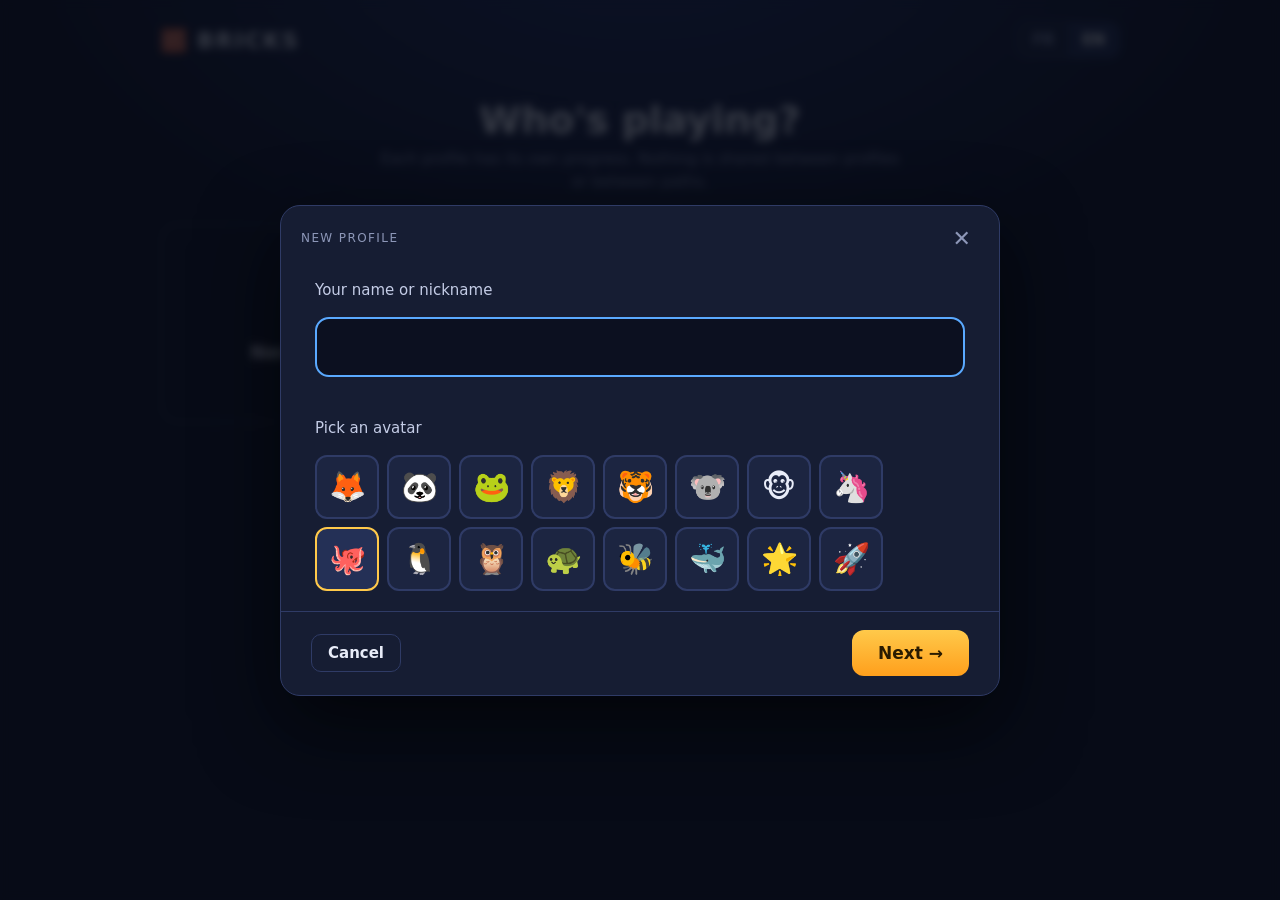
<file: 3f17c0c2b4af36656e6ebf29/index.html>
<!DOCTYPE html>
<html lang="fr">
<head>
  <meta charset="UTF-8">
  <meta name="viewport" content="width=device-width, initial-scale=1.0, viewport-fit=cover">
  <meta name="theme-color" content="#0f1424">
  <meta name="mobile-web-app-capable" content="yes">
  <meta name="apple-mobile-web-app-capable" content="yes">
  <meta name="apple-mobile-web-app-status-bar-style" content="black-translucent">
  <meta name="robots" content="noindex, nofollow">
  <title>BRICKS</title>
  <link rel="manifest" href="manifest.json">
  <link rel="icon" href="icon.svg" type="image/svg+xml">
  <link rel="apple-touch-icon" href="icon-192.png">
  <link rel="stylesheet" href="css/style.css?v=20261114181124">
</head>
<body>
  <!-- Barre du haut (générée selon la langue du parcours) -->
  <header id="topbar"></header>

  <main>
    <section id="tree-wrap">
      <div class="band-title" id="band-grammar"></div>
      <div id="skills-band"></div>
      <div class="band-title" id="band-vocab"></div>
      <div id="tree">
        <svg id="links"></svg>
        <div id="nodes"></div>
      </div>
    </section>

    <!-- Panneau de détail : colonne sur ordinateur, feuille glissante sur mobile -->
    <aside id="panel">
      <div class="sheet-head"><span class="sheet-grip"></span><button id="sheet-close" class="m-close">✕</button></div>
      <div id="panel-body"></div>
    </aside>
  </main>
  <div id="sheet-bg" class="hidden"></div>

  <!-- Écran de choix du profil -->
  <div id="screen" class="hidden"></div>

  <!-- Fenêtre d'exercice / leçon -->
  <div id="overlay" class="hidden">
    <div id="modal"></div>
  </div>

  <div id="toasts"></div>

  <script src="js/i18n.js?v=20261114181124"></script>
  <script src="js/data-en.js?v=20261114181124"></script>
  <script src="js/data-en2.js?v=20261114181124"></script>
  <script src="js/data-fr.js?v=20261114181124"></script>
  <script src="js/data-fr2.js?v=20261114181124"></script>
  <script src="js/testmode.js?v=20261114181124"></script>
  <script src="js/online.js?v=20261114181124"></script>
  <script src="js/changelog.js?v=20261114181124"></script>
  <script src="js/install.js?v=20261114181124"></script>
  <script src="js/boss.js?v=20261114181124"></script>
  <script src="js/game.js?v=20261114181124"></script>
  <script>
    if ('serviceWorker' in navigator && location.protocol.startsWith('http')) {
      navigator.serviceWorker.register('sw.js').catch(err => console.warn('Service worker :', err));
    }
  </script>
</body>
</html>
</file>
<file: 3f17c0c2b4af36656e6ebf29/css/style.css>
:root {
  --bg: #0f1424;
  --bg2: #161d33;
  --card: #1c2541;
  --card2: #243056;
  --line: #2f3b66;
  --text: #e8ecf8;
  --muted: #8d97b8;
  --gold: #ffc94a;
  --gold2: #ff9f1c;
  --good: #3ddc84;
  --warn: #ffd23f;
  --bad: #ff5d73;
  --orange: #ff9f43;
  --blue: #5aa9ff;
  --violet: #a88bff;
  --radius: 14px;
  --top-h: 70px;
}

* { box-sizing: border-box; -webkit-tap-highlight-color: transparent; }
html, body { margin: 0; height: 100%; }
body {
  background: radial-gradient(1200px 600px at 30% -10%, #1f2a52 0%, var(--bg) 60%) fixed;
  color: var(--text);
  font-family: "Segoe UI", system-ui, -apple-system, Roboto, sans-serif;
  font-size: 15px;
  overflow: hidden;
  user-select: none;
}
button { font: inherit; color: inherit; cursor: pointer; }
input { user-select: text; }
.hidden { display: none !important; }
b { color: #fff; }
i { color: #c9d3f5; }
.center { text-align: center; }
.grow { flex: 1; margin: 0 !important; }

/* ---------------- Barre du haut ---------------- */
#topbar {
  display: flex; align-items: center; gap: 14px;
  padding: 10px 20px; height: var(--top-h);
  background: rgba(15, 20, 36, .9);
  border-bottom: 1px solid var(--line);
  backdrop-filter: blur(6px);
  position: relative; z-index: 6;
}
.logo { font-weight: 800; font-size: 22px; letter-spacing: 2px; display: flex; align-items: baseline; gap: 8px; white-space: nowrap; }
.logo small { font-size: 11px; color: var(--muted); letter-spacing: 0; font-weight: 400; }
.stats { display: flex; gap: 12px; }
.stat { background: var(--card); border: 1px solid var(--line); border-radius: 12px; padding: 5px 14px; min-width: 90px; }
.stat-main { font-weight: 700; font-size: 18px; display: flex; align-items: center; gap: 6px; white-space: nowrap; overflow: hidden; text-overflow: ellipsis; }
.stat-sub { font-size: 11px; color: var(--muted); }
.savoir .stat-main { color: var(--gold); font-variant-numeric: tabular-nums; }
.savoir { min-width: 120px; }
.rank { min-width: 170px; }
.rank .stat-main { font-size: 14px; }
.xpbar { height: 5px; background: #0c1020; border-radius: 3px; margin: 3px 0 1px; overflow: hidden; }
#xp-fill { height: 100%; width: 0; background: linear-gradient(90deg, var(--violet), var(--blue)); transition: width .4s; }
.spacer { flex: 1; }

.btn {
  border: 1px solid var(--line); background: var(--card2); border-radius: 10px;
  padding: 9px 16px; font-weight: 600; transition: transform .1s, filter .15s, background .15s; white-space: nowrap;
}
.btn:hover:not(:disabled) { filter: brightness(1.15); }
.btn:active:not(:disabled) { transform: translateY(1px); }
.btn:disabled { opacity: .45; cursor: not-allowed; }
.btn-icon { padding: 8px 11px; font-size: 18px; }
.btn-gold { background: linear-gradient(180deg, var(--gold), var(--gold2)); color: #2a1b00; border: none; }
.btn-good { background: linear-gradient(180deg, #4ff0a0, #22b866); color: #032612; border: none; }
.btn-bad { background: linear-gradient(180deg, #ff7a8c, #e2384f); color: #fff; border: none; }
.btn-ghost { background: transparent; }
.btn-big { padding: 13px 26px; font-size: 17px; border-radius: 12px; }
.badge { background: var(--bad); color: #fff; border-radius: 10px; padding: 1px 7px; font-size: 12px; margin-left: 6px; }
.profile-chip { display: flex; align-items: center; gap: 8px; padding: 6px 12px; }
.pc-ava { font-size: 20px; }
.pc-name { max-width: 120px; overflow: hidden; text-overflow: ellipsis; }
.pc-flag { font-size: 16px; }

.menu {
  position: absolute; right: 20px; top: calc(var(--top-h) - 6px); background: var(--card); border: 1px solid var(--line);
  border-radius: 12px; padding: 6px; display: flex; flex-direction: column; min-width: 300px; max-width: calc(100vw - 24px);
  box-shadow: 0 12px 40px rgba(0,0,0,.5); z-index: 7;
}
.menu-head { display: flex; align-items: center; gap: 8px; padding: 8px 12px 10px; border-bottom: 1px solid var(--line); margin-bottom: 4px; }
.menu button { background: none; border: none; text-align: left; padding: 11px 12px; border-radius: 8px; }
.menu button small { color: var(--muted); }
.menu button:hover { background: var(--card2); }
.menu .danger { color: var(--bad); }

/* ---------------- Mise en page ---------------- */
main { display: flex; height: calc(100% - var(--top-h)); }
#tree-wrap { flex: 1; overflow: auto; padding: 14px 26px 30px; }
#panel {
  width: 400px; flex-shrink: 0; overflow-y: auto;
  background: rgba(22, 29, 51, .95); border-left: 1px solid var(--line);
}
#panel-body { padding: 22px; }
.sheet-head { display: none; }
.band-title { font-weight: 700; text-transform: uppercase; letter-spacing: 1.5px; font-size: 12px; color: var(--muted); margin: 6px 0 10px; }
.band-title small { text-transform: none; letter-spacing: 0; font-weight: 400; }

/* ---------------- Compétences de grammaire ---------------- */
#skills-band { display: flex; align-items: center; gap: 10px; flex-wrap: wrap; margin-bottom: 18px; }
.skill {
  display: flex; align-items: center; gap: 9px; padding: 9px 14px; border-radius: 12px; flex-shrink: 0;
  background: var(--card); border: 2px solid var(--line); cursor: pointer; transition: transform .15s, border-color .2s;
}
.skill:hover { transform: translateY(-2px); }
.skill .s-ico { font-size: 22px; }
.skill .s-name { font-weight: 700; font-size: 13px; white-space: nowrap; }
.skill .s-sub { font-size: 11px; color: var(--muted); white-space: nowrap; }
.skill.owned { border-color: var(--violet); background: linear-gradient(180deg, #2c2f63, #232a52); }
.skill.available { border-color: var(--gold); animation: pulse 1.8s infinite; }
.skill.locked { opacity: .5; }
.skill.future { opacity: .35; cursor: default; border-style: dashed; }
.skill.future:hover { transform: none; }
.skill.selected { outline: 2px solid #fff; outline-offset: 2px; }
.arrow { color: var(--muted); font-size: 18px; flex-shrink: 0; }
.flag { display: inline-block; width: 1.45em; height: auto; aspect-ratio: 3 / 2; border-radius: 3px; vertical-align: -0.2em; box-shadow: 0 0 0 1px rgba(255,255,255,.18); flex-shrink: 0; }
.path-flag .flag, .pp-flag .flag { border-radius: 5px; }

/* ---------------- Arbre ---------------- */
#tree { position: relative; height: 900px; min-width: 760px; }
#links { position: absolute; inset: 0; width: 100%; height: 100%; overflow: visible; }
#links line { stroke: var(--line); stroke-width: 3; vector-effect: non-scaling-stroke; stroke-dasharray: 6 6; }
#links line.on { stroke: #5b6cb0; stroke-dasharray: none; }
#links line.avail { stroke: var(--gold); stroke-opacity: .6; }
.tier, .tier-row { display: contents; }
.tier-label { display: none; }

.node {
  position: absolute; transform: translate(-50%, -43px);
  display: flex; flex-direction: column; align-items: center; width: 120px; cursor: pointer;
}
.ring {
  width: 86px; height: 86px; border-radius: 50%; padding: 6px; position: relative;
  background: conic-gradient(var(--ring-color, #3a4677) calc(var(--p, 0) * 1%), #2a3358 0);
  transition: transform .15s;
  box-shadow: 0 6px 18px rgba(0,0,0,.35);
}
.node:hover .ring { transform: scale(1.07); }
.ring-in {
  width: 100%; height: 100%; border-radius: 50%; background: var(--card);
  display: flex; align-items: center; justify-content: center; font-size: 34px;
}
.node .n-name { margin-top: 6px; font-weight: 700; font-size: 13px; text-align: center; line-height: 1.1; }
.node .n-sub { font-size: 11px; color: var(--muted); margin-top: 2px; text-align: center; }
.pips { display: flex; gap: 4px; margin-top: 4px; }
.pip { width: 9px; height: 9px; border-radius: 50%; background: #2a3358; border: 1px solid #3a4677; }
.node.locked .ring { filter: grayscale(1) brightness(.55); }
.node.locked .n-name { color: var(--muted); }
.node.available .ring { animation: pulseRing 1.8s infinite; }
.node.selected .ring { outline: 3px solid #fff; outline-offset: 3px; }
.crack {
  position: absolute; top: -2px; right: -4px; background: var(--bad); color: #fff; font-size: 11px; font-weight: 800;
  border-radius: 10px; padding: 2px 6px; box-shadow: 0 0 0 2px var(--bg);
  animation: wobble 2.4s infinite;
}
.newbadge {
  position: absolute; top: -4px; right: -8px; background: var(--gold); color: #2a1b00; font-size: 10px; font-weight: 800;
  border-radius: 10px; padding: 2px 6px;
}
.newbadge.static { position: static; }

@keyframes pulse { 0%,100% { box-shadow: 0 0 0 0 rgba(255,201,74,.5);} 50% { box-shadow: 0 0 0 8px rgba(255,201,74,0);} }
@keyframes pulseRing { 0%,100% { box-shadow: 0 0 0 0 rgba(255,201,74,.55);} 50% { box-shadow: 0 0 0 12px rgba(255,201,74,0);} }
@keyframes wobble { 0%,90%,100% { transform: rotate(0);} 93% { transform: rotate(-12deg);} 97% { transform: rotate(12deg);} }

/* ---------------- Panneau ---------------- */
.p-head { display: flex; gap: 14px; align-items: center; margin-bottom: 14px; }
.p-ico { font-size: 44px; width: 66px; height: 66px; border-radius: 16px; background: var(--card); display: flex; align-items: center; justify-content: center; border: 1px solid var(--line); flex-shrink: 0; }
.p-title { font-size: 21px; font-weight: 800; }
.p-sub { color: var(--muted); font-size: 13px; }
.p-text { color: #c4cce6; line-height: 1.5; font-size: 14px; }
.p-section { margin-top: 20px; }
.p-section h4 { margin: 0 0 10px; font-size: 12px; letter-spacing: 1.4px; text-transform: uppercase; color: var(--muted); }
.req { font-size: 13px; padding: 4px 0; }
.req.ok { color: var(--good); }
.req.ko { color: var(--bad); }
.solid {
  background: var(--card); border: 1px solid var(--line); border-radius: var(--radius); padding: 12px 14px;
  display: flex; align-items: center; gap: 12px;
}
.solid .big { font-size: 26px; font-weight: 800; }
.full { width: 100%; margin-top: 10px; }

.attr { background: var(--card); border: 1px solid var(--line); border-radius: var(--radius); padding: 11px 13px; margin-bottom: 9px; }
.attr.off { border-style: dashed; }
.attr.off .attr-top, .attr.off .attr-desc { opacity: .7; }
.attr.off.locked { opacity: .6; }
.attr.off.can { border-color: rgba(255, 201, 74, .55); }
.attr.off.can .btn-gold:not(:disabled) { animation: pulse 1.8s infinite; }
.attr-top { display: flex; align-items: center; gap: 9px; }
.attr-ico { font-size: 20px; }
.attr-name { font-weight: 700; flex: 1; }
.stars { color: var(--gold); letter-spacing: 1px; font-size: 13px; white-space: nowrap; }
.stars .dim { color: #3a4677; }
.bar { height: 7px; background: #0c1020; border-radius: 4px; overflow: hidden; margin: 8px 0 5px; }
.bar > div { height: 100%; border-radius: 4px; transition: width .5s; }
.attr-info { display: flex; justify-content: space-between; gap: 8px; font-size: 11.5px; color: var(--muted); }
.attr .btn { padding: 7px 13px; font-size: 13px; }
.attr-desc { font-size: 12.5px; color: var(--muted); margin-top: 6px; }
.attr-actions { display: flex; justify-content: space-between; align-items: center; margin-top: 8px; gap: 8px; }
.lockwhy { font-size: 12px; color: var(--bad); }

.words { display: grid; grid-template-columns: 1fr 1fr; gap: 6px; }
.word { background: var(--card); border-radius: 9px; padding: 6px 9px; font-size: 13px; cursor: pointer; border: 1px solid transparent; }
.word:hover { border-color: var(--line); }
.word .tg { font-weight: 700; }
.word .nat { color: var(--muted); font-size: 12px; }
.gtag { display: inline-block; font-size: 10px; font-weight: 700; border-radius: 6px; padding: 1px 5px; vertical-align: middle; }
.gtag.m { background: rgba(90,169,255,.18); color: #8fc4ff; }
.gtag.f { background: rgba(255,122,170,.18); color: #ff9cc4; }

/* ---------------- Fenêtres / sessions ---------------- */
#overlay {
  position: fixed; inset: 0; background: rgba(6, 9, 20, .78); z-index: 20;
  display: flex; align-items: center; justify-content: center; backdrop-filter: blur(4px);
}
#modal {
  width: min(720px, 94vw); max-height: 92vh; overflow-y: auto; background: var(--bg2);
  border: 1px solid var(--line); border-radius: 20px; box-shadow: 0 30px 80px rgba(0,0,0,.6);
  animation: pop .25s ease-out;
}
@keyframes pop { from { transform: scale(.94); opacity: 0; } to { transform: scale(1); opacity: 1; } }
.m-head { display: flex; align-items: center; gap: 14px; padding: 16px 20px 0; }
.m-close { background: none; border: none; font-size: 22px; color: var(--muted); padding: 4px 8px; }
.m-close:hover { color: #fff; }
.progress { flex: 1; height: 12px; background: #0c1020; border-radius: 6px; overflow: hidden; }
.progress > div { height: 100%; background: linear-gradient(90deg, var(--good), #9cf5c3); transition: width .35s; border-radius: 6px; }
.combo { font-weight: 800; color: var(--orange); min-width: 64px; text-align: right; transition: transform .2s; }
.combo.bump { transform: scale(1.4); }
.m-body { padding: 26px 34px 20px; min-height: 330px; }
.m-tag { font-size: 12px; text-transform: uppercase; letter-spacing: 1.4px; color: var(--muted); margin-bottom: 6px; }
.m-instr { display: block; font-size: 15px; color: #c4cce6; margin-bottom: 18px; }
.m-prompt { font-size: 28px; font-weight: 800; margin-bottom: 26px; display: flex; align-items: center; gap: 12px; flex-wrap: wrap; }
.m-prompt.sentence { font-size: 22px; font-weight: 700; }
.sub-line { margin: -18px 0 20px; }
.speak { background: var(--card2); border: 1px solid var(--line); border-radius: 50%; width: 42px; height: 42px; font-size: 18px; flex-shrink: 0; }
.speak.huge { width: 110px; height: 110px; font-size: 46px; margin: 0 auto; display: block; }
.listen-wrap { margin: 6px 0 28px; }

.choices { display: grid; grid-template-columns: 1fr 1fr; gap: 12px; }
.choices.col { grid-template-columns: 1fr; }
.choice {
  background: var(--card); border: 2px solid var(--line); border-bottom-width: 4px; border-radius: 14px; padding: 14px 16px;
  font-size: 17px; font-weight: 600; text-align: left; display: flex; gap: 10px; align-items: center; transition: transform .1s, border-color .15s;
  min-height: 56px;
}
.choice:hover:not(:disabled) { border-color: var(--blue); }
.choice:active:not(:disabled) { transform: translateY(2px); }
.choice .k { font-size: 11px; color: var(--muted); border: 1px solid var(--line); border-radius: 5px; padding: 1px 6px; flex-shrink: 0; }
.choice.right { border-color: var(--good); background: #173d2c; }
.choice.wrong { border-color: var(--bad); background: #43202a; }

.answer-line {
  min-height: 62px; border-bottom: 2px solid var(--line); display: flex; flex-wrap: wrap; gap: 8px; padding: 8px 0; margin-bottom: 22px;
}
.bank { display: flex; flex-wrap: wrap; gap: 9px; justify-content: center; min-height: 52px; }
.tile {
  background: var(--card); border: 2px solid var(--line); border-bottom-width: 4px; border-radius: 11px; padding: 8px 14px;
  font-size: 18px; font-weight: 600; transition: transform .08s; min-height: 46px;
}
.tile:hover { border-color: var(--blue); }
.tile:active { transform: translateY(2px); }
.tile.ghost { visibility: hidden; }
.tile.fixed { background: transparent; border-style: dashed; color: var(--muted); cursor: default; }

.type-in {
  width: 100%; font-size: 24px; padding: 14px 18px; border-radius: 14px; border: 2px solid var(--line);
  background: #0c1020; color: #fff; outline: none; font-weight: 600; letter-spacing: .5px; font-family: inherit;
}
.type-in:focus { border-color: var(--blue); }
.hint { margin-top: 10px; color: var(--muted); font-size: 14px; letter-spacing: 3px; }
.art-hint { letter-spacing: 0; font-style: italic; border: 1px dashed var(--line); border-radius: 6px; padding: 0 6px; margin-right: 4px; }
.accents { display: flex; flex-wrap: wrap; gap: 6px; margin-top: 14px; }
.acc { background: var(--card); border: 1px solid var(--line); border-radius: 9px; min-width: 40px; height: 40px; font-size: 18px; font-weight: 600; }
.acc:active:not(:disabled) { background: var(--card2); }

.m-foot {
  padding: 16px 30px; border-top: 1px solid var(--line); display: flex; align-items: center; gap: 12px; min-height: 84px;
  border-radius: 0 0 20px 20px;
}
.m-foot.ok { background: #143526; border-top-color: #1f6b45; }
.m-foot.ko { background: #3c1a24; border-top-color: #7b2a3c; }
.m-foot.mid { background: #3a3315; border-top-color: #7a6a20; }
.fb { flex: 1; min-width: 0; }
.fb-title { font-weight: 800; font-size: 18px; }
.m-foot.ok .fb-title { color: var(--good); }
.m-foot.ko .fb-title { color: var(--bad); }
.m-foot.mid .fb-title { color: var(--warn); }
.fb-sol { font-size: 15px; margin-top: 3px; color: #e3e8f8; }
.fb-gain { color: var(--gold); font-weight: 700; margin-left: 6px; }

/* Cartes de découverte */
.card-word {
  text-align: center; padding: 26px; background: var(--card); border-radius: 18px; border: 1px solid var(--line);
  margin: 6px auto 12px; max-width: 440px;
}
.card-word .big-tg { font-size: 42px; font-weight: 800; display: flex; align-items: center; justify-content: center; gap: 12px; flex-wrap: wrap; }
.card-word .big-nat { font-size: 20px; color: var(--muted); margin-top: 8px; }
.card-word .gtag { font-size: 12px; padding: 2px 7px; }
.dots { display: flex; justify-content: center; gap: 6px; margin-top: 16px; flex-wrap: wrap; }
.dots span { width: 8px; height: 8px; border-radius: 50%; background: var(--line); }
.dots span.on { background: var(--gold); }

.lesson-slide { font-size: 19px; line-height: 1.65; text-align: center; padding: 20px 10px; min-height: 160px; display: flex; align-items: center; justify-content: center; }
.lesson-ico { font-size: 54px; text-align: center; }
.ex-nat { color: var(--muted); font-size: 15px; }

/* Résultats */
.res-head { text-align: center; }
.res-face { font-size: 46px; }
.res-score { font-size: 64px; font-weight: 900; }
.res-sub { color: var(--muted); }
.res-gain { font-size: 26px; color: var(--gold); font-weight: 800; margin: 10px 0 20px; }
.res-row { display: flex; align-items: center; gap: 12px; background: var(--card); border-radius: 12px; padding: 10px 14px; margin-bottom: 8px; }
.res-ico { font-size: 22px; }
.res-row .r-name { flex: 1; font-weight: 600; min-width: 0; }
.res-row .r-hl { font-size: 12px; color: var(--muted); }
.r-right { text-align: right; white-space: nowrap; }
.res-tip { margin-top: 14px; text-align: center; }
.up { color: var(--good); font-weight: 700; }
.down { color: var(--bad); font-weight: 700; }

/* Avertissement (réinitialisation / suppression) */
.danger-zone { text-align: center; }
.warn-ico { font-size: 64px; animation: wobble 2.4s infinite; }
.warn-title { font-size: 24px; font-weight: 900; color: var(--bad); letter-spacing: .5px; margin: 8px 0 14px; }
.warn-text { color: #e3e8f8; margin: 10px 0; }
.warn-list {
  text-align: left; display: inline-block; margin: 6px auto; padding: 14px 22px 14px 40px; max-width: 100%;
  background: #3c1a24; border: 1px solid #7b2a3c; border-radius: 12px; line-height: 1.9;
}

/* ---------------- Écran des profils ---------------- */
#screen {
  position: fixed; inset: 0; z-index: 15; overflow-y: auto;
  background: radial-gradient(1000px 600px at 50% -10%, #26336a 0%, var(--bg) 65%);
}
.scr { max-width: 1000px; margin: 0 auto; padding: 22px 20px 50px; }
.scr-top { display: flex; align-items: center; justify-content: space-between; }
.lang-toggle { display: flex; border: 1px solid var(--line); border-radius: 10px; overflow: hidden; }
.lang-toggle button { background: var(--card); border: none; padding: 8px 14px; font-weight: 700; color: var(--muted); }
.lang-toggle button.on { background: var(--card2); color: #fff; }
.scr h1 { text-align: center; font-size: 38px; margin: 40px 0 6px; }
.scr-sub { text-align: center; color: var(--muted); margin: 0 auto 30px; max-width: 520px; line-height: 1.5; }
.profiles { display: grid; grid-template-columns: repeat(auto-fill, minmax(260px, 1fr)); gap: 16px; }
.pcard {
  position: relative; background: var(--card); border: 2px solid var(--line); border-radius: 18px; padding: 22px 16px 16px;
  text-align: center; cursor: pointer; transition: transform .15s, border-color .15s; color: var(--text); font: inherit;
}
.pcard:hover { transform: translateY(-3px); border-color: var(--blue); }
.pcard.add { border-style: dashed; background: transparent; display: flex; flex-direction: column; align-items: center; justify-content: center; min-height: 200px; }
.pava { font-size: 54px; line-height: 1.1; }
.pname { font-size: 20px; font-weight: 800; margin: 6px 0 14px; word-break: break-word; }
.pedit { position: absolute; top: 10px; right: 10px; background: var(--card2); border: 1px solid var(--line); border-radius: 9px; width: 38px; height: 38px; font-size: 16px; }
.ppaths { display: flex; flex-direction: column; gap: 8px; }
.ppath {
  display: flex; align-items: center; gap: 10px; text-align: left; background: var(--bg2); border: 1px solid var(--line);
  border-radius: 12px; padding: 9px 12px; min-height: 52px;
}
.ppath:hover { border-color: var(--gold); }
.pp-flag { font-size: 26px; }
.pp-info { display: flex; flex-direction: column; font-size: 12px; color: var(--muted); min-width: 0; }
.pp-info b { font-size: 14px; }
.pp-info span { white-space: nowrap; overflow: hidden; text-overflow: ellipsis; }
.ppath.add { justify-content: center; border-style: dashed; background: transparent; color: var(--muted); font-weight: 700; }
.ppath.add span { font-weight: 400; }

.avatars { display: grid; grid-template-columns: repeat(8, minmax(0, 64px)); gap: 8px; }
.ava { background: var(--card); border: 2px solid var(--line); border-radius: 12px; font-size: 30px; aspect-ratio: 1; padding: 0; max-height: 72px; }
.ava.on { border-color: var(--gold); background: var(--card2); }
.form-err { color: var(--bad); font-size: 13px; min-height: 18px; margin-top: 6px; }
.danger-link { color: var(--bad); margin-top: 22px; width: 100%; border-color: rgba(255,93,115,.4); }
.path-cards { display: grid; grid-template-columns: 1fr 1fr; gap: 14px; margin-top: 8px; }
.path-card {
  display: flex; flex-direction: column; align-items: center; gap: 6px; padding: 24px 14px; border-radius: 18px;
  background: var(--card); border: 2px solid var(--line); transition: transform .15s, border-color .15s;
}
.path-card:hover { transform: translateY(-3px); border-color: var(--gold); }
.path-flag { font-size: 52px; }
.path-title { font-size: 19px; font-weight: 800; }
.path-sub { color: var(--muted); font-size: 13px; }

/* Toasts */
#toasts { position: fixed; bottom: 20px; left: 20px; display: flex; flex-direction: column; gap: 8px; z-index: 40; pointer-events: none; }
.toast {
  background: var(--card); border: 1px solid var(--line); border-left: 4px solid var(--gold); padding: 11px 16px; border-radius: 10px;
  box-shadow: 0 10px 30px rgba(0,0,0,.4); animation: slideIn .3s ease-out; max-width: 360px; font-size: 14px;
}
.toast.violet { border-left-color: var(--violet); }
.toast.bad { border-left-color: var(--bad); }
@keyframes slideIn { from { transform: translateX(-30px); opacity: 0; } to { transform: none; opacity: 1; } }
.shake { animation: shake .35s; }
@keyframes shake { 0%,100% { transform: translateX(0);} 25% { transform: translateX(-8px);} 75% { transform: translateX(8px);} }

kbd { background: var(--card2); border: 1px solid var(--line); border-radius: 5px; padding: 1px 6px; font-size: 12px; }

::-webkit-scrollbar { width: 10px; height: 10px; }
::-webkit-scrollbar-thumb { background: var(--line); border-radius: 6px; }
::-webkit-scrollbar-track { background: transparent; }

/* =====================================================================
   TABLETTE (≤ 1100 px) : le panneau devient une feuille qui glisse du bas
   ===================================================================== */
@media (max-width: 1100px) {
  .rank { display: none; }
  .logo small { display: none; }
  #tree-wrap { width: 100%; }
  #panel {
    position: fixed; left: 0; right: 0; bottom: 0; width: 100%; max-height: 86dvh; z-index: 12;
    border-left: none; border-top: 1px solid var(--line); border-radius: 22px 22px 0 0;
    transform: translateY(105%); transition: transform .28s ease-out;
    box-shadow: 0 -20px 60px rgba(0,0,0,.55); padding-bottom: env(safe-area-inset-bottom);
  }
  #panel.open { transform: translateY(0); }
  .sheet-head {
    display: flex; align-items: center; justify-content: center; position: sticky; top: 0; z-index: 1;
    padding: 8px 10px 2px; background: rgba(22, 29, 51, .98);
  }
  .sheet-grip { width: 44px; height: 5px; border-radius: 3px; background: var(--line); }
  .sheet-head .m-close { position: absolute; right: 8px; top: 2px; }
  #panel-body { padding: 8px 20px 26px; max-width: 640px; margin: 0 auto; }
  #sheet-bg { position: fixed; inset: 0; background: rgba(6, 9, 20, .55); z-index: 11; }
  /* En haut : ne cache jamais les boutons du bas */
  #toasts { left: 12px; right: 12px; bottom: auto; top: calc(56px + env(safe-area-inset-top)); align-items: center; }
  .toast { max-width: 520px; width: 100%; padding: 9px 14px; font-size: 13.5px; }
}

/* =====================================================================
   TÉLÉPHONE (≤ 760 px)
   ===================================================================== */
@media (max-width: 760px) {
  body { overflow: auto; font-size: 15px; }
  #topbar {
    position: sticky; top: 0; height: auto; flex-wrap: wrap; gap: 8px; row-gap: 8px;
    padding: calc(8px + env(safe-area-inset-top)) 12px 8px;
  }
  .logo { font-size: 18px; letter-spacing: 1px; }
  .stats { order: 10; flex-basis: 100%; display: grid; grid-template-columns: 1fr 1.25fr .8fr; gap: 6px; }
  .rank { display: block; min-width: 0; }
  .stat { min-width: 0; padding: 4px 10px; border-radius: 10px; }
  .savoir { min-width: 0; }
  .stat-main { font-size: 16px; }
  .rank .stat-main { font-size: 12.5px; }
  #btn-express { padding: 8px 12px; }
  #btn-express .lbl { display: none; }
  .btn-icon { padding: 7px 10px; }
  .profile-chip { padding: 5px 9px; gap: 5px; }
  .pc-name { display: none; }
  .menu { right: 12px; left: 12px; top: 54px; min-width: 0; }
  .menu button { padding: 14px 12px; }

  main { display: block; height: auto; }
  #tree-wrap { overflow: visible; padding: 12px 12px calc(30px + env(safe-area-inset-bottom)); }
  #skills-band {
    flex-wrap: nowrap; overflow-x: auto; margin: 0 -12px 16px; padding: 4px 12px 10px;
    scroll-snap-type: x proximity; -webkit-overflow-scrolling: touch; scrollbar-width: none;
  }
  #skills-band::-webkit-scrollbar { display: none; }
  #skills-band .skill { scroll-snap-align: start; }

  /* L'arbre devient une pile de rangées, une par niveau */
  #tree { height: auto; min-width: 0; }
  #links { display: none; }
  .tier { display: block; margin-bottom: 14px; }
  .tier-label {
    display: flex; align-items: center; gap: 10px; font-size: 11px; font-weight: 700; letter-spacing: 1.4px;
    text-transform: uppercase; color: var(--muted); margin-bottom: 10px;
  }
  .tier-label::after { content: ""; flex: 1; height: 1px; background: var(--line); }
  .tier-row { display: grid; grid-template-columns: repeat(auto-fill, minmax(100px, 1fr)); gap: 14px 8px; }
  .node { position: static; transform: none; width: auto; padding: 4px 2px; border-radius: 14px; }
  .node:active { background: rgba(255,255,255,.04); }
  .ring { width: 74px; height: 74px; padding: 5px; }
  .ring-in { font-size: 30px; }
  .node .n-name { font-size: 12.5px; }

  #panel-body { padding: 6px 16px 24px; }
  .p-ico { width: 56px; height: 56px; font-size: 36px; }
  .p-title { font-size: 19px; }
  .attr .btn { padding: 9px 14px; }
  .attr-actions { flex-wrap: wrap; }
  .words { grid-template-columns: 1fr 1fr; }

  /* Exercices en plein écran, boutons à portée de pouce */
  #overlay { align-items: stretch; }
  #modal {
    width: 100vw; height: 100dvh; max-height: none; border-radius: 0; border: none;
    display: flex; flex-direction: column; animation: none;
  }
  .m-head { padding: calc(10px + env(safe-area-inset-top)) 12px 0; gap: 10px; }
  .m-body { flex: 1; overflow-y: auto; padding: 18px 16px 14px; min-height: 0; }
  .m-prompt { font-size: 25px; margin-bottom: 20px; }
  .m-prompt.sentence { font-size: 20px; }
  .choices { grid-template-columns: 1fr; gap: 10px; }
  .choice { font-size: 17px; padding: 12px 14px; }
  .tile { font-size: 17px; padding: 8px 12px; }
  .bank { gap: 8px; }
  .type-in { font-size: 22px; }
  .acc { min-width: 42px; height: 42px; }
  .m-foot {
    flex-wrap: wrap; border-radius: 0; padding: 12px 14px calc(12px + env(safe-area-inset-bottom)); min-height: 0; gap: 10px;
  }
  .m-foot .fb:not(:has(.fb-title)) { display: none; }
  .m-foot .fb { flex-basis: 100%; }
  .m-foot .btn-big { flex: 1; padding: 14px 16px; }
  .m-foot .btn-ghost { flex: 0 0 auto; }
  .key-hint { display: none; }
  .lesson-slide { font-size: 17px; padding: 10px 2px; }
  .card-word { padding: 22px 14px; }
  .card-word .big-tg { font-size: 34px; }
  .res-score { font-size: 54px; }
  .res-row { padding: 9px 11px; gap: 9px; }
  .warn-title { font-size: 19px; }
  .warn-list { padding: 12px 14px 12px 30px; font-size: 14px; }

  .scr { padding: calc(16px + env(safe-area-inset-top)) 14px 40px; }
  .scr h1 { font-size: 30px; margin-top: 26px; }
  .profiles { grid-template-columns: 1fr; }
  .pcard.add { min-height: 120px; }
  .path-cards { grid-template-columns: 1fr; }
  .avatars { grid-template-columns: repeat(4, minmax(0, 66px)); justify-content: center; }
  .path-card { padding: 18px 14px; }
}

/* =====================================================================
   AMIS & MESSAGES
   ===================================================================== */
#btn-friends { position: relative; }
#btn-friends .badge { position: absolute; top: -6px; right: -6px; margin: 0; font-size: 11px; padding: 1px 6px; }
.pcloud { font-size: 12px; color: var(--blue); margin: -8px 0 12px; }
#modal.friends .m-body { min-height: 0; }
.f-pitch { min-height: 0; font-size: 17px; }
.f-actions { display: flex; flex-direction: column; gap: 10px; max-width: 380px; margin: 10px auto 0; }
.auth .m-instr { margin: 14px 0 6px; }
.type-in.sm { font-size: 17px; padding: 11px 14px; border-radius: 11px; letter-spacing: 0; }
.f-check { display: flex; align-items: center; gap: 8px; font-size: 13px; color: var(--muted); margin-top: 10px; cursor: pointer; }
.form-err.ok { color: var(--good); }
.f-link { padding: 6px 0; color: var(--blue); border: none; font-size: 13px; }
.f-back { padding: 6px 10px; font-size: 14px; }
.danger-text { color: var(--bad) !important; }

.f-me { display: flex; align-items: center; gap: 14px; background: var(--card); border: 1px solid var(--line); border-radius: var(--radius); padding: 12px 14px; }
.f-myname { font-size: 20px; font-weight: 800; user-select: text; word-break: break-word; }
.f-ava { font-size: 26px; width: 44px; height: 44px; display: flex; align-items: center; justify-content: center; background: var(--bg2); border-radius: 12px; flex-shrink: 0; }
.f-ava.big { font-size: 34px; width: 58px; height: 58px; }
.f-main { flex: 1; min-width: 0; }
.f-add { display: flex; gap: 8px; }
.f-add .type-in { flex: 1; min-width: 0; }
.frow { display: flex; align-items: center; gap: 12px; padding: 10px 12px; background: var(--card); border: 1px solid var(--line); border-radius: 12px; margin-bottom: 8px; }
.frow.click { cursor: pointer; transition: border-color .15s; }
.frow.click:hover { border-color: var(--blue); }
.f-name { font-weight: 700; display: flex; align-items: center; gap: 6px; word-break: break-word; }
.f-sub { font-size: 12px; color: var(--muted); display: flex; flex-wrap: wrap; gap: 4px 10px; margin-top: 2px; }
.fm { white-space: nowrap; }
.f-btns { display: flex; align-items: center; gap: 6px; flex-shrink: 0; color: var(--muted); font-size: 20px; }
.f-btns .btn { padding: 7px 12px; font-size: 13px; }
details.p-section summary { cursor: pointer; list-style: none; }
details.p-section summary h4 { display: inline; }
.f-account { border-top: 1px solid var(--line); padding-top: 14px; }
.f-account-btns { display: flex; flex-wrap: wrap; gap: 6px; margin-top: 6px; }
.f-account-btns .btn { padding: 7px 10px; font-size: 13px; }

.fpath { display: flex; gap: 12px; align-items: flex-start; background: var(--card); border: 1px solid var(--line); border-radius: 12px; padding: 10px 12px; margin-top: 10px; }
.fpath > .flag { width: 34px; margin-top: 3px; }
.fp-stats { display: flex; flex-wrap: wrap; gap: 4px 12px; font-size: 13px; margin: 4px 0 2px; }
.chat { margin-top: 16px; background: var(--bg); border: 1px solid var(--line); border-radius: 14px; padding: 12px; min-height: 180px; max-height: 340px; overflow-y: auto; display: flex; flex-direction: column; gap: 8px; }
.msg { display: flex; flex-direction: column; max-width: 80%; }
.msg.me { align-self: flex-end; align-items: flex-end; }
.msg.them { align-self: flex-start; align-items: flex-start; }
.bubble { padding: 8px 12px; border-radius: 16px; line-height: 1.4; white-space: pre-wrap; word-break: break-word; user-select: text; }
.msg.me .bubble { background: linear-gradient(180deg, #4a6cf0, #3a55c9); color: #fff; border-bottom-right-radius: 4px; }
.msg.them .bubble { background: var(--card2); border-bottom-left-radius: 4px; }
.mtime { font-size: 10.5px; color: var(--muted); margin-top: 2px; }
.chat-empty { margin: auto; }
.f-danger { display: flex; justify-content: center; gap: 8px; margin-top: 12px; }
.f-danger .btn { font-size: 13px; padding: 6px 10px; }
.chat-input { gap: 8px; min-height: 0; }
.chat-input textarea {
  flex: 1; resize: none; font: inherit; font-size: 16px; color: #fff; background: #0c1020; border: 2px solid var(--line);
  border-radius: 12px; padding: 10px 12px; outline: none; user-select: text; max-height: 120px;
}
.chat-input textarea:focus { border-color: var(--blue); }
.chat-input .btn { font-size: 18px; padding: 10px 16px; }

@media (max-width: 760px) {
  .f-me { padding: 10px 12px; }
  .frow { padding: 9px 10px; gap: 10px; }
  .f-btns .btn { padding: 8px 10px; }
  .chat { max-height: none; min-height: 220px; }
  .chat-modal .m-body { display: flex; flex-direction: column; }
  .chat-modal .chat { flex: 1; }
  .m-foot.chat-input { flex-wrap: nowrap; }
  .m-foot.chat-input .btn { flex: 0 0 auto; }
  .f-add .btn { padding: 9px 14px; }
}

/* =====================================================================
   BOSS
   ===================================================================== */
#links line.boss-link { stroke: #7a2c4a; stroke-dasharray: 3 7; stroke-width: 3; }
#links line.boss-link.on { stroke: #d6336c; stroke-dasharray: none; }
.node.boss { width: 170px; transform: translate(-50%, -62px); }
.boss-ring {
  width: 124px; height: 124px; padding: 8px;
  background: conic-gradient(#ff3d6e calc(var(--p, 100) * 1%), #3b1530 0);
  box-shadow: 0 0 0 3px #5b1a3d, 0 0 34px rgba(214, 51, 108, .55), 0 10px 28px rgba(0,0,0,.5);
  animation: bossGlow 2.6s ease-in-out infinite;
}
.boss-ring .ring-in { background: radial-gradient(circle at 50% 35%, #4a1838, #1a0b1c 70%); font-size: 56px; }
.node.boss .n-name { font-size: 15px; color: #ff9ab8; letter-spacing: .3px; text-shadow: 0 0 12px rgba(255, 61, 110, .5); }
.node.boss.locked .boss-ring { filter: grayscale(.7) brightness(.6); animation: none; }
.node.boss.available .boss-ring { animation: bossGlow 1.4s ease-in-out infinite; }
.node.boss.defeated .boss-ring { background: conic-gradient(var(--gold) 100%, #3b1530 0); box-shadow: 0 0 30px rgba(255, 201, 74, .55); animation: none; }
.node.boss.defeated .n-name { color: var(--gold); }
.node.boss:hover .ring { transform: scale(1.05); }
@keyframes bossGlow { 0%,100% { box-shadow: 0 0 0 3px #5b1a3d, 0 0 22px rgba(214, 51, 108, .4); } 50% { box-shadow: 0 0 0 3px #8a2350, 0 0 46px rgba(255, 61, 110, .75); } }
.boss-info {
  position: absolute; top: -2px; right: -2px; width: 30px; height: 30px; border-radius: 50%;
  background: #2a1430; border: 2px solid #ff3d6e; color: #ffd0de; font-weight: 800; font-style: italic; font-family: Georgia, serif;
  font-size: 15px; display: flex; align-items: center; justify-content: center; padding: 0; cursor: pointer; z-index: 2;
}
.boss-info:hover { background: #ff3d6e; color: #fff; }
.boss-info.static { position: static; flex-shrink: 0; }
.grow-box { flex: 1; min-width: 0; }
.boss-hp { height: 12px; background: #2a0f22; border: 1px solid #5b1a3d; border-radius: 7px; overflow: hidden; margin: 6px 0; }
.boss-hp > div { height: 100%; background: linear-gradient(90deg, #ff3d6e, #ff7a59); border-radius: 6px; transition: width 1.3s cubic-bezier(.2,.8,.2,1); }
.boss-hp.mini { height: 7px; width: 110px; margin: 5px auto 0; }
.boss-hp.big { height: 20px; border-radius: 11px; margin: 4px 0 16px; }
.p-ico.boss-ico { background: radial-gradient(circle at 50% 35%, #4a1838, #1a0b1c 70%); border-color: #8a2350; box-shadow: 0 0 18px rgba(214, 51, 108, .4); }
.boss-card { background: linear-gradient(180deg, #2a1430, #1c1028); border: 1px solid #5b1a3d; border-radius: var(--radius); padding: 14px; margin: 14px 0 6px; }
.boss-card.won { text-align: center; border-color: var(--gold); background: linear-gradient(180deg, #3a2f12, #241c0c); }
.boss-big { font-size: 54px; }
.boss-life-label { display: flex; justify-content: space-between; align-items: baseline; font-size: 13px; color: #ffb3c8; }
.boss-life-label b { font-size: 18px; color: #fff; }
.boss-meta { display: flex; justify-content: space-between; gap: 8px; font-size: 12px; color: var(--muted); }
.boss-fight-btn { font-size: 18px; letter-spacing: .3px; }
.boss-hist { font-size: 13px; padding: 6px 10px; background: var(--card); border-radius: 9px; margin-bottom: 5px; }
.boss-req { margin-bottom: 10px; font-size: 13px; color: #ffb3c8; }
.boss-req.ok { color: var(--good); }
.boss-req .bar { margin: 5px 0 0; height: 6px; }
.fp-boss { font-size: 12.5px; color: #ff9ab8; margin-top: 3px; }

/* Fenêtres du boss */
#modal.boss-modal { background: linear-gradient(180deg, #221029, #150b1d); border-color: #5b1a3d; box-shadow: 0 30px 80px rgba(0,0,0,.6), 0 0 60px rgba(214, 51, 108, .25); }
#modal.boss-modal .progress > div { background: linear-gradient(90deg, #ff3d6e, #ff9a59); }
.boss-head { display: flex; align-items: center; gap: 6px; font-size: 13px; color: #ffb3c8; }
.boss-head .boss-hp.mini { width: 70px; margin: 0; }
.boss-rules .boss-rule { background: rgba(255,255,255,.03); border: 1px solid #3d1a36; border-radius: 12px; padding: 12px 14px; margin-bottom: 10px; line-height: 1.55; font-size: 14.5px; }
.boss-table { width: 100%; border-collapse: collapse; margin-top: 8px; font-size: 13.5px; }
.boss-table td { padding: 5px 8px; border-bottom: 1px solid #3d1a36; }
.boss-table td:last-child { text-align: right; font-weight: 700; white-space: nowrap; }
.boss-table.result { max-width: 340px; margin: 6px auto 0; }
.boss-table tr.hit td { background: rgba(255, 61, 110, .18); color: #fff; }
.boss-avatar { font-size: 72px; display: inline-block; }
.boss-avatar.hurt { animation: bossHurt .6s .5s; }
.boss-avatar.dead { animation: bossDead 1.4s .6s forwards; }
@keyframes bossHurt { 0%,100% { transform: none; filter: none; } 20% { transform: translateX(-10px) rotate(-8deg); filter: brightness(2) saturate(0); } 50% { transform: translateX(10px) rotate(8deg); } 75% { transform: translateX(-5px); } }
@keyframes bossDead { 0% { transform: none; } 40% { transform: scale(1.25) rotate(-10deg); } 100% { transform: scale(1) rotate(0); } }
.boss-msg { font-size: 18px; margin: 8px 0 14px; }
.slow-btn { display: block; margin: 12px auto 0; padding: 7px 14px; font-size: 14px; }
.type-in.write { font-size: 19px; letter-spacing: 0; }

@media (max-width: 760px) {
  .node.boss { width: auto; transform: none; }
  .boss-tier .tier-row { display: flex; justify-content: center; }
  .boss-ring { width: 104px; height: 104px; }
  .boss-ring .ring-in { font-size: 46px; }
  .boss-avatar { font-size: 60px; }
  .type-in.write { font-size: 17px; }
}

/* Barre du haut mobile : tout tient sur une ligne (logo + 4 boutons) */
@media (max-width: 760px) {
  #topbar { gap: 6px; }
  .logo { font-size: 16px; letter-spacing: .5px; gap: 5px; }
  #topbar .btn-icon, #btn-express { padding: 7px 9px; font-size: 16px; }
  .profile-chip { padding: 5px 8px; gap: 4px; }
  .pc-ava { font-size: 18px; }
}

/* ---------- Historique des mises à jour ---------- */
.news-row { display: flex; justify-content: flex-end; margin: -4px 0 6px; }
.news-btn { font-size: 14px; padding: 7px 12px; display: inline-flex; align-items: center; gap: 6px; }
.news-pill { background: var(--gold); color: #1a1300; font-size: 11px; font-weight: 700; border-radius: 10px; padding: 1px 7px; margin-left: 6px; text-transform: uppercase; letter-spacing: .03em; }
.profile-chip { position: relative; }
.profile-chip.has-news::after { content: ""; position: absolute; top: -3px; right: -3px; width: 10px; height: 10px; border-radius: 50%; background: var(--gold); box-shadow: 0 0 0 2px var(--bg); }
.news-list { display: flex; flex-direction: column; gap: 14px; }
.news-item { background: var(--card); border: 1px solid var(--line); border-radius: var(--radius); padding: 14px 16px; user-select: text; }
.news-date { color: var(--muted); font-size: 13px; display: flex; align-items: center; }
.news-item h3 { margin: 6px 0 8px; font-size: 17px; display: flex; align-items: center; gap: 8px; }
.news-ico { font-size: 22px; }
.news-item ul { margin: 0; padding-left: 20px; display: flex; flex-direction: column; gap: 5px; line-height: 1.45; }
.news-item li { color: #cfd6ee; }

/* ---------- Site de test ---------- */
.test-chip { position: fixed; right: 12px; bottom: calc(12px + env(safe-area-inset-bottom)); z-index: 10; width: 44px; height: 44px; padding: 0;
  border-radius: 50%; background: #3b1d5e; border: 1px solid var(--violet); font-size: 20px; box-shadow: 0 4px 16px rgba(0,0,0,.5); }
.test-menu .menu-head { color: var(--violet); }
.test-actions { display: flex; flex-direction: column; gap: 8px; margin-top: 10px; }
.test-actions .btn { justify-content: flex-start; text-align: left; }

/* ---------- Installer l'application ---------- */
.install-row { display: flex; justify-content: center; margin-top: 26px; }
.install-steps > div { text-align: left; }
.install-steps p { margin: 0 0 14px; }
.ios-share { display: inline-block; border: 1px solid var(--line); border-radius: 6px; padding: 0 6px; }

/* ---------- Mémoire temporaire / profonde ---------- */
.deep { display: flex; flex-direction: column; align-items: flex-end; line-height: 1.1; gap: 2px; }
.deep small { font-size: 9.5px; text-transform: uppercase; letter-spacing: .06em; color: var(--muted); white-space: nowrap; }
.prod { display: flex; flex-direction: column; gap: 3px; min-width: 0; }
.prod-calc { font-size: 11px; color: var(--muted); display: inline-flex; align-items: center; gap: 4px; white-space: nowrap; }
.stars.sm { font-size: 10px; letter-spacing: 0; }
.mem-i {
  width: 18px; height: 18px; border-radius: 50%; padding: 0; margin-left: 3px; border: 1px solid var(--line); background: var(--card2);
  color: var(--blue); font: italic 800 11px Georgia, serif; display: inline-flex; align-items: center; justify-content: center; cursor: pointer; flex-shrink: 0;
}
.mem-i:hover { border-color: var(--blue); }
.mem-info h4 { margin: 18px 0 6px; font-size: 15px; }
.mem-info p { margin: 0 0 8px; line-height: 1.5; color: #cfd6ee; }
.mem-this { background: var(--card); border: 1px solid var(--line); border-radius: 12px; padding: 10px 14px; line-height: 1.5; }
.mem-table { border-collapse: collapse; margin: 4px 0 10px; font-size: 13.5px; }
.mem-table th { text-align: left; font-weight: 600; color: var(--muted); font-size: 12px; padding: 3px 18px 3px 0; }
.mem-table td { padding: 3px 18px 3px 0; border-top: 1px solid var(--line); }
.mem-table tr.on td { color: var(--gold); font-weight: 700; }
@media (pointer: coarse) { .mem-i { width: 24px; height: 24px; font-size: 13px; } }

/* ---------- Seuil de la première leçon ---------- */
.need-hint { font-size: 12px; color: var(--muted); margin-top: 6px; }
.need-hint b { color: var(--gold); }
.need-hint.center { text-align: center; margin: 8px 0 4px; }
.res-row.failed { border: 1px solid rgba(255, 93, 115, .45); }

/* ---------- Rattrapage ---------- */
.need-hint .mem-i, .r-hl .mem-i { vertical-align: middle; }
.r-hl.caught { color: var(--good); }
.pass-info { background: var(--card); border: 1px solid var(--line); border-radius: 12px; padding: 4px 14px 6px; margin: 10px 0 4px; }
.pass-info h4 { margin: 10px 0 6px; font-size: 15px; }
.pass-info p { margin: 0 0 8px; line-height: 1.5; color: #cfd6ee; font-size: 14px; }
.pass-info .mem-this { margin: 4px 0 10px; }

/* ---------- 🎤 Oral ---------- */
.mic-wrap { display: flex; flex-direction: column; align-items: center; gap: 10px; margin: 18px 0 6px; }
.mic-btn {
  width: 84px; height: 84px; border-radius: 50%; border: 2px solid var(--line); background: var(--card2);
  font-size: 38px; cursor: pointer; transition: transform .15s, border-color .15s, box-shadow .15s;
}
.mic-btn:hover { border-color: var(--blue); }
.mic-btn.on { border-color: var(--bad); box-shadow: 0 0 0 0 rgba(255, 93, 115, .55); animation: micPulse 1.2s infinite; }
.mic-btn:disabled { opacity: .45; cursor: default; animation: none; }
@keyframes micPulse { 70% { box-shadow: 0 0 0 16px rgba(255, 93, 115, 0); } 100% { box-shadow: 0 0 0 0 rgba(255, 93, 115, 0); } }
.mic-status { font-size: 14px; color: var(--muted); text-align: center; max-width: 340px; line-height: 1.45; }
.heard { text-align: center; min-height: 24px; }
.heard-txt { font-size: 16px; margin-top: 2px; }
.heard-txt.live { color: var(--muted); font-style: italic; }
.heard-exp { margin-top: 6px; font-size: 15px; }
.heard-exp .hit { color: var(--good); }
.heard-exp .miss { color: var(--bad); text-decoration: underline wavy; font-weight: 700; }
.mic-btn.wait { border-color: var(--gold); opacity: .8; animation: micWait 1s ease-in-out infinite; }
@keyframes micWait { 50% { transform: scale(.94); } }

/* « Pas maintenant » : en bas à gauche, même taille que le bouton de droite */
.m-foot .nomic-foot { min-width: 200px; }
@media (max-width: 760px) {
  .m-foot .nomic-foot { flex: 0 0 calc(50% - 5px); min-width: 0; }
  .m-foot .nomic-foot, .m-foot [data-keep] { white-space: normal; line-height: 1.2; padding: 12px 10px; font-size: 15px; }
  .m-foot [data-keep] { flex: 1 1 0; min-width: 0; }
}
.oral-note { margin-bottom: 12px; border-color: rgba(255, 196, 0, .45); }
.skill.future[data-roadmap] { cursor: pointer; }
.skill.future[data-roadmap]:hover { opacity: .6; }
.roadmap-lv p { margin: 4px 0 0; }
/* Niveau 2 : l'arbre s'allonge sous le dragon */
#tree.lvl2 { height: 1820px; }
.lvl-sep { position: absolute; left: 0; right: 0; text-align: center; pointer-events: none; }
.lvl-sep span { display: inline-block; padding: 6px 16px; border-radius: 999px; border: 1px solid rgba(255, 196, 0, .45);
  background: var(--card); color: var(--gold); font-weight: 700; font-size: 13px; letter-spacing: .5px; }
@media (max-width: 760px) {
  #tree.lvl2 { height: auto; }
  .lvl-sep { position: static; margin: 18px 0 10px; }
}
/* Briques fantômes : la suite du parcours, derrière le dragon */
#tree.lvl2ghost { height: 1300px; }
.node.ghost { opacity: .32; }
.node.ghost .ring { filter: grayscale(1); border: 2px dashed rgba(255, 255, 255, .35); background: transparent; }
.node.ghost:hover, .node.ghost.selected { opacity: .6; }
.lvl-sep.ghost span { opacity: .55; border-style: dashed; }
#links line.ghost { stroke: rgba(255, 255, 255, .22); stroke-dasharray: 4 8; }
.ghost-ico { filter: grayscale(1); opacity: .7; }
.ghost-card { margin: 14px 0 4px; padding: 14px; border-radius: 14px; border: 1px dashed rgba(214, 51, 108, .6);
  background: rgba(214, 51, 108, .08); text-align: center; }
.ghost-big { font-size: 40px; }
@media (max-width: 760px) {
  #tree.lvl2ghost { height: auto; }
}
</file>
